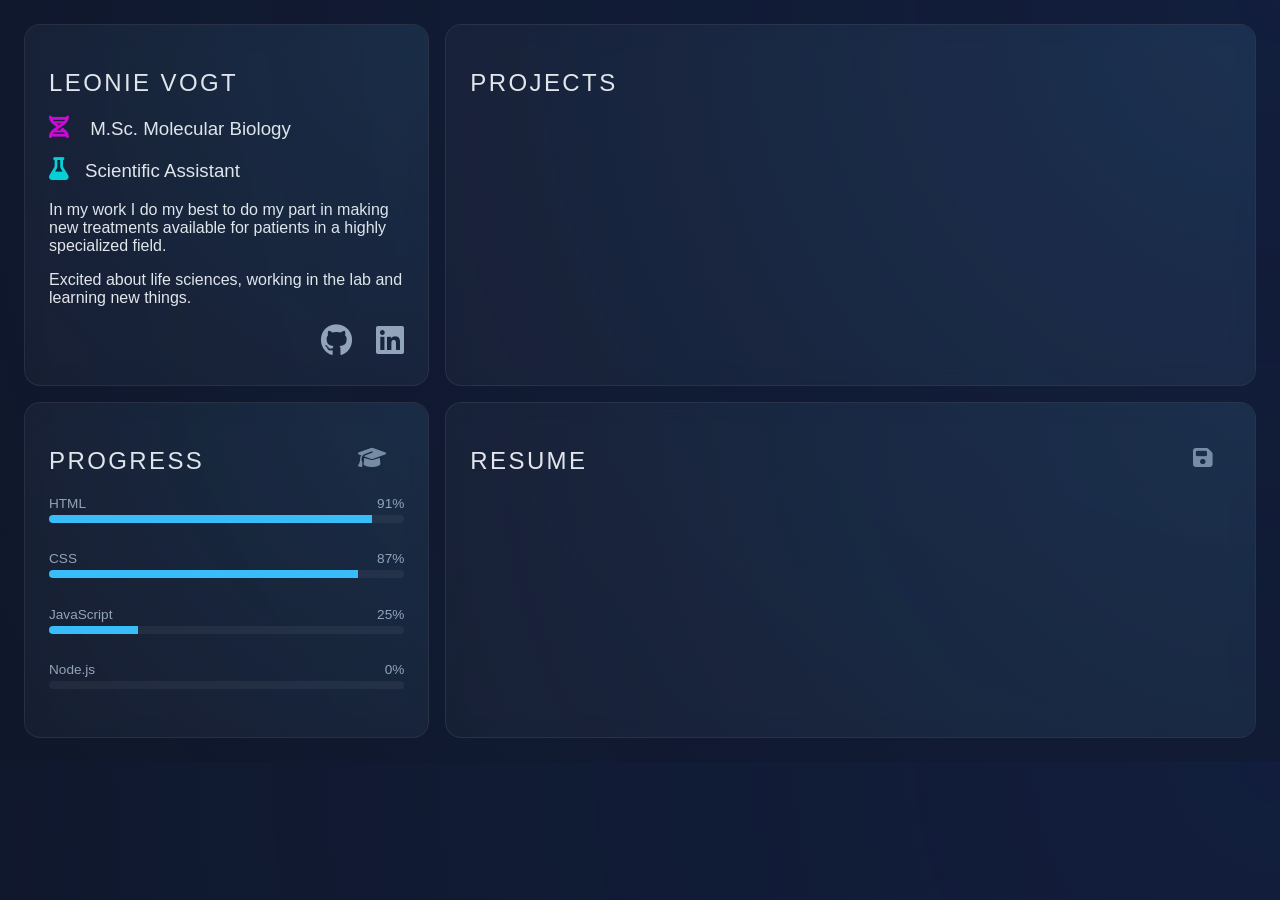
<file: index.html>
<!doctype html>
<html>
  <head>
    <title></title>
    <link rel="stylesheet" href="stylesheet.css" />
    <link
      rel="stylesheet"
      href="https://cdnjs.cloudflare.com/ajax/libs/font-awesome/6.5.0/css/all.min.css"
    />
  </head>
  <body>
    <div class="container">
  
      <section class="card about">
        <h2>Leonie Vogt</h2>
        <h3><i class="fa-solid fa-dna"></i> M.Sc. Molecular Biology</h3>
        <h3><i class="fa-solid fa-flask"></i>Scientific Assistant</h3>
        <p>
          In my work I do my best to do my part in making new treatments available for patients in a highly specialized field.
        </p>
         <p>
          Excited about life sciences, working in the lab and learning new things. 
        </p>
        <div class="contacts">
          <a href="#"><i class="fa-brands fa-github"></i></a>
          <a href="#"><i class="fa-brands fa-linkedin"></i></a>
        </div>
      
       
      </section>

      <section class="card projects">
        <h2>Projects</h2>
      </section>

      <section class="card progress">
        <h2>Progress <a href="#"></a><i class="fa-solid fa-graduation-cap"></i></a></h2>

        <div class="progress-item">
          <div class="label">
            <span>HTML</span>
            <span class="percent"></span>
          </div>
          <div class="bar" data-completed="276" data-total="302"></div>
        </div>

        <div class="progress-item">
          <div class="label">
            <span>CSS</span>
            <span class="percent"></span>
          </div>
          <div class="bar" data-completed="1078" data-total="1234"></div>
        </div>

        <div class="progress-item">
          <div class="label">
            <span>JavaScript</span>
            <span class="percent"></span>
          </div>
          <div class="bar" data-completed="334" data-total="1310"></div>
        </div>

        <div class="progress-item">
          <div class="label">
            <span>Node.js</span>
            <span class="percent"></span>
          </div>
          <div class="bar" data-completed="0" data-total="100"></div>
        </div>
      </section>

      <section class="card resume">
        <h2>Resume <i class="fas fa-save"></i></h2>
      </section>
    </div>
    <script src="script.js"></script>
  </body>
</html>
</file>
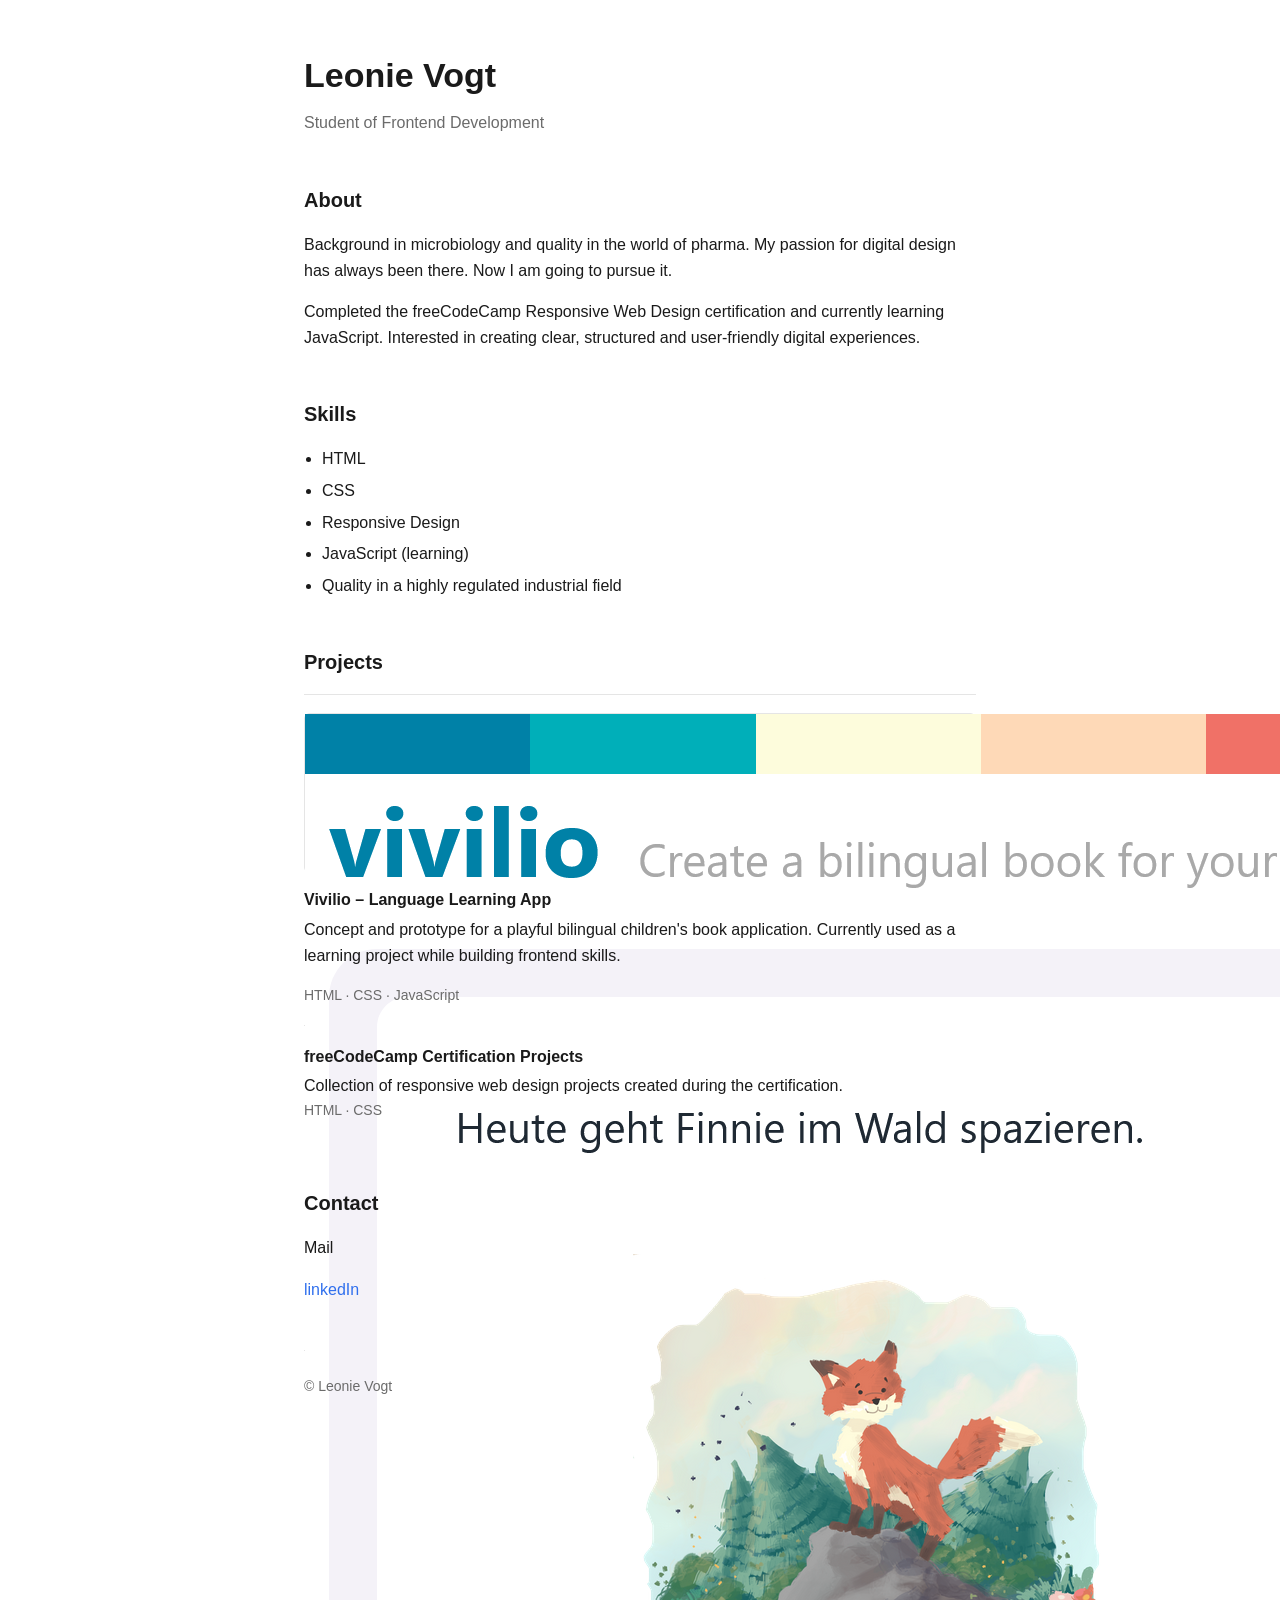
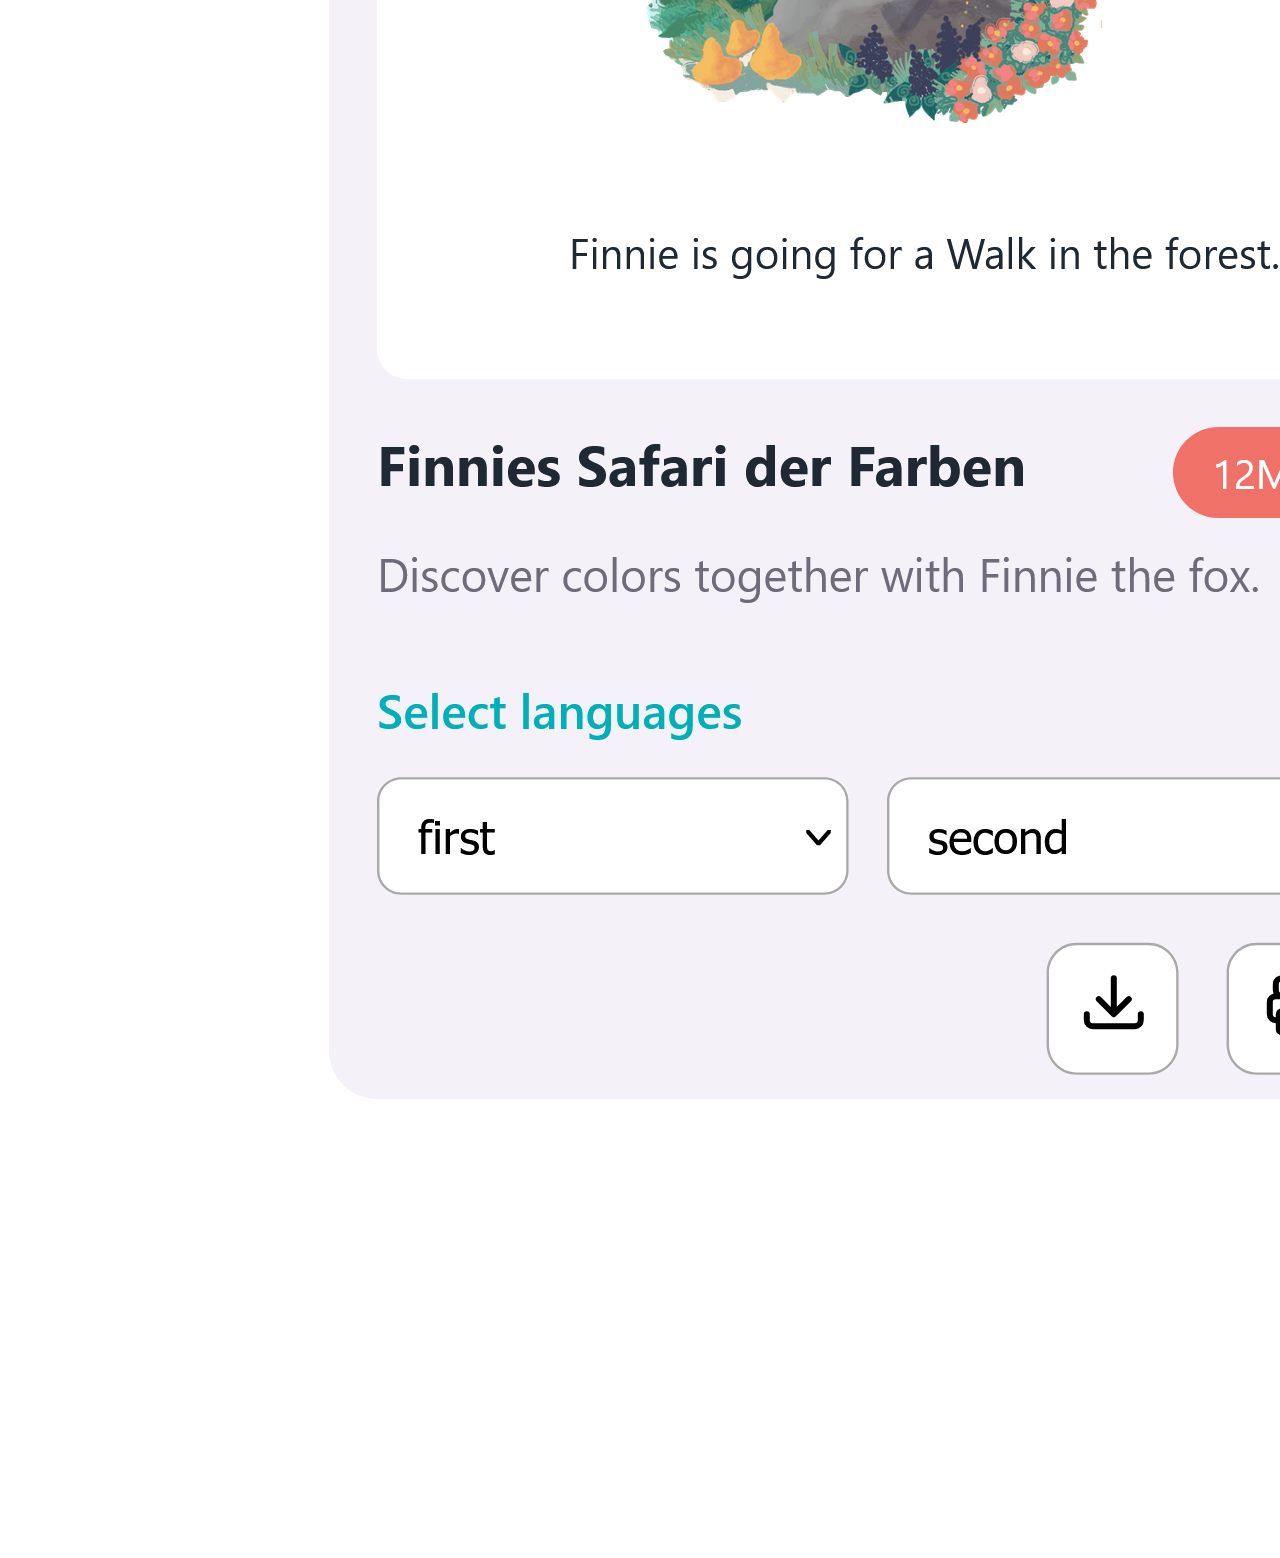
<file: index.html.html>
<!DOCTYPE html>
<html lang="en">
<head>
<meta charset="UTF-8">
<meta name="viewport" content="width=device-width, initial-scale=1.0">
<title>Leonie Vogt – Portfolio</title>
<style>

:root{
  --text:#1a1a1a;
  --subtle:#6b6b6b;
  --line:#e5e5e5;
  --accent:#2f6fed;
  --bg:#ffffff;
}

*{
  box-sizing:border-box;
}

body{
  font-family:-apple-system,BlinkMacSystemFont,"Segoe UI",Roboto,Helvetica,Arial,sans-serif;
  color:var(--text);
  background:var(--bg);
  margin:0;
  line-height:1.6;
}

.container{
  max-width:720px;
  margin:0 auto;
  padding:48px 24px;
}

header{
  margin-bottom:48px;
}

h1{
  font-size:34px;
  margin:0 0 8px 0;
}

.tagline{
  color:var(--subtle);
  font-size:16px;
}

section{
  margin-bottom:48px;
}

h2{
  font-size:20px;
  margin-bottom:16px;
}

p{
  margin:0 0 16px 0;
}

ul{
  padding-left:18px;
  margin:0;
}

li{
  margin-bottom:6px;
}

.project{
  padding:18px 0;
  border-top:1px solid var(--line);
}

.project:first-child{
  border-top:none;
}

.project-preview{
  width:100%;
  height:160px;
  background:#f3f3f3;
  border:1px solid #e5e5e5;
  border-radius:6px;
  margin-bottom:14px;
}

.project-title{
  font-weight:600;
  margin-bottom:4px;
}

.project-tech{
  color:var(--subtle);
  font-size:14px;
}

footer{
  border-top:1px solid var(--line);
  padding-top:24px;
  color:var(--subtle);
  font-size:14px;
}

a{
  color:var(--accent);
  text-decoration:none;
}

a:hover{
  text-decoration:underline;
}

</style>
</head>

<body>

<div class="container">

<header>
<h1>Leonie Vogt</h1>
<p class="tagline">Student of Frontend Development</p>
</header>

<section>
<h2>About</h2>
<p>
Background in microbiology and quality in the world of pharma. 
My passion for digital design has always been there.
Now I am going to pursue it.
</p>

<p>
Completed the freeCodeCamp Responsive Web Design certification and currently learning JavaScript. 
Interested in creating clear, structured and user-friendly digital experiences.
</p>
</section>

<section>
<h2>Skills</h2>
<ul>
<li>HTML</li>
<li>CSS</li>
<li>Responsive Design</li>
<li>JavaScript (learning)</li>
<li>Quality in a highly regulated industrial field</li>
</ul>
</section>

<section>
<h2>Projects</h2>

<div class="project">

<div class="project-preview"><img src="vivilio.png"></div>

<div class="project-title">
Vivilio – Language Learning App
</div>

<p>
Concept and prototype for a playful bilingual children's book application.
Currently used as a learning project while building frontend skills.
</p>

<div class="project-tech">
HTML · CSS · JavaScript
</div>

</div>

<div class="project">
<div class="project-title">freeCodeCamp Certification Projects</div>
<div>Collection of responsive web design projects created during the certification.</div>
<div class="project-tech">HTML · CSS</div>
</div>

</section>

<section>
<h2>Contact</h2>
<p>Mail</p>
<p><a href="www.linkedin.com/in/leonie-vogt-b682aa263">linkedIn</a></p>

</section>

<footer>
<p>© Leonie Vogt</p>
</footer>

</div>

</body>
</html>
</file>
<file: stylesheet.css>
:root {
  --bg: #0f172a;
  --card: rgba(255, 255, 255, 0.03);
  --border: rgba(255, 255, 255, 0.08);
  --text: #e5e7eb;
  --muted: #94a3b8;
  --accent: #38bdf8;
  --progress: #38bdf8;
}

body {
  margin: 0;
  font-family: "Inter", sans-serif;
  background:
    radial-gradient(circle at top right, #1e3a8a33, transparent), var(--bg);
  color: var(--text);
}

.card::after {
  content: "";
  position: absolute;
  border-radius: 16px;
  inset: 0;
  background: radial-gradient(
    circle at top right,
    rgba(56, 189, 248, 0.08),
    transparent
  );
  pointer-events: none;
}

.container {
  display: grid;
  grid-template-columns: 1fr;
  gap: 1rem;
  padding: 1.5rem;
}

/* Cards */
.card {
  padding: 1.5rem;
  border-radius: 16px;
  background: var(--card);
  border: 1px solid var(--border);
  backdrop-filter: blur(10px);
}

/* Typography */
h2 {
  display: flex;
  justify-content: space-between;
  font-weight: 300;
  letter-spacing: 0.1em;
  text-transform: uppercase;
  margin-bottom: 1rem;
}
h3 {
  font-weight: 200;
}
p {
  font-weight: 200;
}

.fa-solid,
.fas {
  font-size: 1.4rem;
  font-weight: 200;
  color: var(--muted);
  opacity: 0.8;
  margin-right: 1rem;
}

.fa-dna {
  color: magenta;
}

.fa-flask {
  color: cyan;
}

.card:hover .icon {
  color: var(--accent);
  opacity: 1;
}

.contacts {
  display: flex;
  justify-content: flex-end;
  flex-wrap: wrap;
  gap: 1.5rem;
}

.contacts a {
  color: var(--muted);
  text-decoration: none;
  font-size: 2rem;
  border-bottom: 1px solid transparent;
}

.contacts a:hover {
  color: var(--accent);
  border-bottom: 1px solid var(--accent);
}
.fa-graduation-cap:hover,
.fas:hover {
  color: var(--accent);
  border-bottom: 1px solid var(--accent);
}

.progress-item {
  display: grid;
  grid-template-rows: 1fr 2fr;
  gap: 0.5rem;
}

.label {
  display: flex;
  justify-content: space-between;
  font-size: 0.85rem;
  color: var(--muted);
  margin-top: 0.3rem;
  margin-bottom: -4px;
}

.percent {
}

.bar {
  --progress: 0%;
  height: 8px;
  /*width: 80%;*/
  border-radius: 999px;

  background: linear-gradient(
    90deg,
    var(--accent) 0%,
    var(--accent) var(--progress),
    rgba(255, 255, 255, 0.05) var(--progress),
    rgba(255, 255, 255, 0.05) 100%
  );
}

@media (min-width: 850px) {
  .container {
    grid-template-columns: 1fr 2fr;
    grid-template-areas:
      "about projects"
      "progress resume";
  }

  .about {
    grid-area: about;
  }
  .projects {
    grid-area: projects;
  }
  .progress {
    grid-area: progress;
  }
  .resume {
    grid-area: resume;
  }
}
</file>
